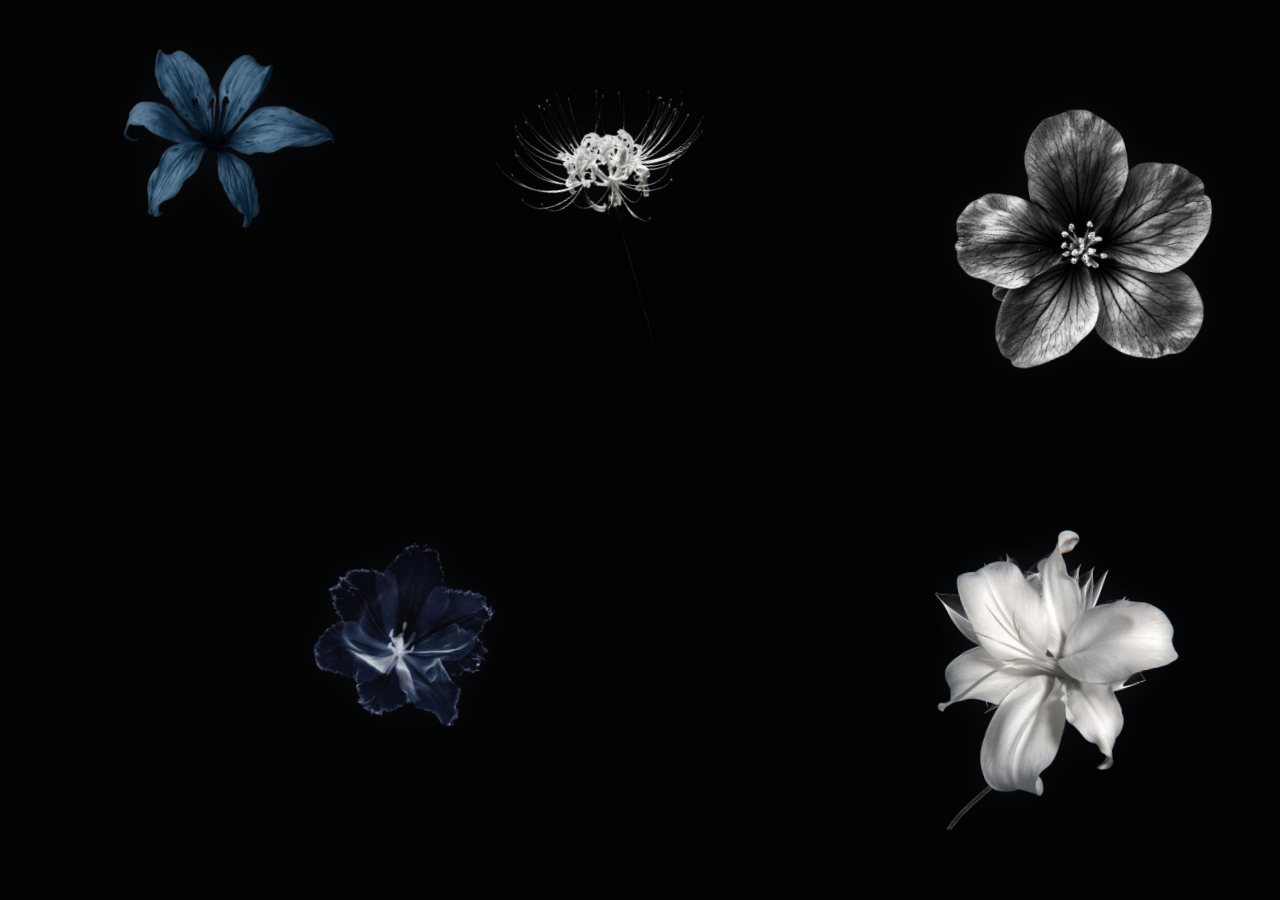
<file: index.html>
<!DOCTYPE html>
<html lang="en">
<head>
<meta charset="UTF-8">
<meta name="viewport" content="width=device-width, initial-scale=1.0">
<meta name="theme-color" content="#030303">
<title>Hiee penguin</title>
<link rel="icon" href="assets/05.png" type="image/png">
<link rel="stylesheet" href="style.css" />
</head>
<body>
<div id="scene">

  <img class="flower f1" src="assets/01.png" alt="" draggable="false">
  <img class="flower f2" src="assets/02.png" alt="" draggable="false">
  <img class="flower f3" src="assets/03.png" alt="" draggable="false">
  <img class="flower f4" src="assets/04.png" alt="" draggable="false">
  <img class="flower f5" src="assets/05.png" alt="" draggable="false">
  <img class="flower f6" src="assets/06.png" alt="" draggable="false">

  <section class="center" id="reveal">
    <div class="answer-row">
      <span class="fixed">white</span>
      <input id="answer" aria-label="complete the word" autocomplete="off" autocapitalize="none" spellcheck="false" placeholder="" />
    </div>
  </section>
</div>

<script>
const scene = document.getElementById('scene');
const flowers = [...document.querySelectorAll('.flower')];
const reveal = document.getElementById('reveal');
const answer = document.getElementById('answer');

const accepted = new Set(['rose', 'roses', 'Rose', 'Roses']);
let remaining = flowers.length;
let resetTimer = null;

/* Randomly scatter every flower across the whole frame.
   Placement is based on each flower's real rendered size, so flowers are
   deliberately kept from touching/overlapping one another. */
function scatterFlowers() {
  const placements = [];
  const isMobile = window.innerWidth <= 600;
  const padding = isMobile ? 10 : 22;
  const gap = isMobile ? 18 : 28;

  // Reset first so measurements are based on the current viewport.
  flowers.forEach(flower => {
    flower.classList.remove('gone');
    flower.classList.add('visible');
    flower.style.left = '0px';
    flower.style.top = '0px';
  });

  // Give the browser a frame to apply responsive widths before measuring.
  flowers.forEach(flower => {
    const rotation = -16 + Math.random() * 32;
    const scale = isMobile
      ? 0.78 + Math.random() * 0.14
      : 0.86 + Math.random() * 0.18;

    flower.style.setProperty('--rot', `${rotation}deg`);
    flower.style.transform = `rotate(${rotation}deg) scale(${scale})`;
  });

  const viewportW = window.innerWidth;
  const viewportH = window.innerHeight;

  // Use the transformed bounding box as a conservative collision box.
  const sizes = flowers.map(flower => {
    const rect = flower.getBoundingClientRect();
    return {
      width: rect.width,
      height: rect.height
    };
  });

  flowers.forEach((flower, index) => {
    const size = sizes[index];
    let chosen = null;

    // Try many random candidates first. This keeps the composition organic.
    for (let attempt = 0; attempt < 1200; attempt++) {
      const x = padding + Math.random() * Math.max(1, viewportW - size.width - padding * 2);
      const y = padding + Math.random() * Math.max(1, viewportH - size.height - padding * 2);

      const overlaps = placements.some(p =>
        x < p.x + p.width + gap &&
        x + size.width + gap > p.x &&
        y < p.y + p.height + gap &&
        y + size.height + gap > p.y
      );

      if (!overlaps) {
        chosen = {x, y, width:size.width, height:size.height};
        break;
      }
    }

    // If a very small viewport makes perfect packing difficult, use a
    // deterministic grid fallback rather than allowing flowers to coincide.
    if (!chosen) {
      const cols = isMobile ? 2 : 3;
      const rows = Math.ceil(flowers.length / cols);
      const col = index % cols;
      const row = Math.floor(index / cols);
      const cellW = viewportW / cols;
      const cellH = viewportH / rows;
      chosen = {
        x: Math.max(padding, col * cellW + (cellW - size.width) / 2),
        y: Math.max(padding, row * cellH + (cellH - size.height) / 2),
        width:size.width,
        height:size.height
      };
    }

    placements.push(chosen);
    flower.style.left = `${chosen.x}px`;
    flower.style.top = `${chosen.y}px`;
  });

  remaining = flowers.length;
}

function showFlowersAgain() {
  clearTimeout(resetTimer);

  reveal.classList.remove('show');
  answer.value = '';

  // Give the entry screen time to fade away before the flowers return.
  resetTimer = setTimeout(() => {
    scatterFlowers();
  }, 750);
}

function showEntry() {
  setTimeout(() => {
    reveal.classList.add('show');
    setTimeout(() => answer.focus(), 1000);
  }, 650);
}

flowers.forEach(flower => {
  flower.addEventListener('click', () => {
    if (flower.classList.contains('gone')) return;

    flower.classList.add('gone');
    remaining--;

    if (remaining === 0) showEntry();
  });
});

/* No button is needed anymore.
   Press Enter after typing: correct answers reveal the destination;
   incorrect answers return to the flower screen. */
answer.addEventListener('keydown', event => {
  if (event.key !== 'Enter') return;
  event.preventDefault();

  const value = answer.value.trim();

  if (accepted.has(value)) {
    reveal.classList.remove('show');

    setTimeout(() => {
      // The only thing left on screen is the URL in the same visual style as "white".
      scene.innerHTML = `
        <a class="destination" target="_blank" href="https://whiteerose.netlify.app">
          whiteerose.netlify.app
        </a>
      `;
      scene.classList.add('destination-screen');
    }, 850);
  } else if (value.length > 0) {
    showFlowersAgain();
  }
});

// Optional: clicking away and returning to the field doesn't submit anything.
// The deliberate Enter press is the submission action, so partially typed answers
// are never treated as incorrect while the user is still typing.

scatterFlowers();

window.addEventListener('resize', () => {
  // Re-scatter only while the flowers are the active screen.
  if (remaining > 0) scatterFlowers();
});
</script>
</body>
</html>
</file>
<file: style.css>
@import url('https://fonts.googleapis.com/css2?family=Cormorant+Garamond:ital,wght@0,400;0,500;1,400;1,500&family=Parisienne&display=swap');

*{box-sizing:border-box}
html,body{
  margin:0;
  width:100%;
  height:100%;
  overflow:hidden;
  background:#020202;
  color:#fff;
}
body{font-family:"Cormorant Garamond",serif}

#scene{
  position:fixed;
  inset:0;
  overflow:hidden;
  background:#020202;
}

/* Six large flowers are positioned by JavaScript, so their arrangement changes
   naturally every time the page is opened or reset. */
.flower{
  position:absolute;
  width:clamp(155px,22vw,330px);
  height:auto;
  object-fit:contain;
  cursor:pointer;
  user-select:none;
  -webkit-user-drag:none;
  opacity:0;
  transform-origin:center center;
  filter:drop-shadow(0 0 18px rgba(150,190,255,.055));
  transition:
    opacity .8s ease,
    transform .85s cubic-bezier(.2,.75,.2,1),
    filter .5s ease;
}

.flower.visible{opacity:1}

.flower:hover{
  filter:drop-shadow(0 0 30px rgba(255,255,255,.16));
  transform:rotate(var(--rot)) scale(1.045)!important;
}

.flower.gone{
  opacity:0;
  transform:scale(.12) rotate(28deg)!important;
  pointer-events:none;
}

/* Entry screen: no text except the existing "white — input" arrangement. */
.center{
  position:absolute;
  inset:0;
  display:flex;
  align-items:center;
  justify-content:center;
  flex-direction:column;
  opacity:0;
  visibility:hidden;
  transition:opacity 1.25s ease,visibility 1.25s ease;
  background:
    radial-gradient(circle at 50% 50%,
      rgba(255,255,255,.065) 0%,
      rgba(255,255,255,.025) 18%,
      rgba(255,255,255,0) 48%);
}

.center.show{opacity:1;visibility:visible}

.answer-row{
  display:flex;
  align-items:center;
  justify-content:center;
  gap:12px;
  font-family:Parisienne,cursive;
  font-size:clamp(70px,11vw,145px);
  font-weight:400;
  line-height:.85;
  color:#fff;
  text-shadow:0 0 35px rgba(255,255,255,.15);
}

.answer-row .fixed{color:#fff}

#answer{
  width:min(300px,34vw);
  border:0;
  border-bottom:1px solid rgba(255,255,255,.42);
  outline:0;
  background:transparent;
  color:#fff;
  font-family:Parisienne,cursive;
  font-size:inherit;
  font-weight:400;
  line-height:.85;
  padding:0 3px 8px;
  text-align:left;
  caret-color:#fff;
  text-shadow:0 0 35px rgba(255,255,255,.15);
}

#answer::selection{background:rgba(255,255,255,.2)}
#answer::placeholder{color:transparent}

/* Correct-answer destination: same font, same white, centered. */
.destination-screen{
  display:flex;
  align-items:center;
  justify-content:center;
  background:
    radial-gradient(circle at 50% 50%,
      rgba(255,255,255,.065) 0%,
      rgba(255,255,255,.025) 18%,
      rgba(255,255,255,0) 48%);
}

.destination{
  color:#fff;
  text-decoration:none;
  font-family:Parisienne,cursive;
  font-size:clamp(50px,8vw,105px);
  font-weight:400;
  line-height:.85;
  text-shadow:0 0 35px rgba(255,255,255,.15);
  animation:destinationIn 1.4s ease both;
  transition:text-shadow .4s ease,transform .4s ease;
}

.destination:hover{
  color:#fff;
  text-shadow:0 0 42px rgba(255,255,255,.45);
  transform:scale(1.025);
}

@keyframes destinationIn{
  from{opacity:0;transform:translateY(8px)}
  to{opacity:1;transform:translateY(0)}
}

@media(max-width:600px){
  .flower{width:clamp(125px,40vw,220px)}
  .answer-row{gap:8px;font-size:clamp(58px,15vw,92px)}
  #answer{width:38vw}
  .destination{font-size:clamp(38px,9vw,70px)}
}
</file>
